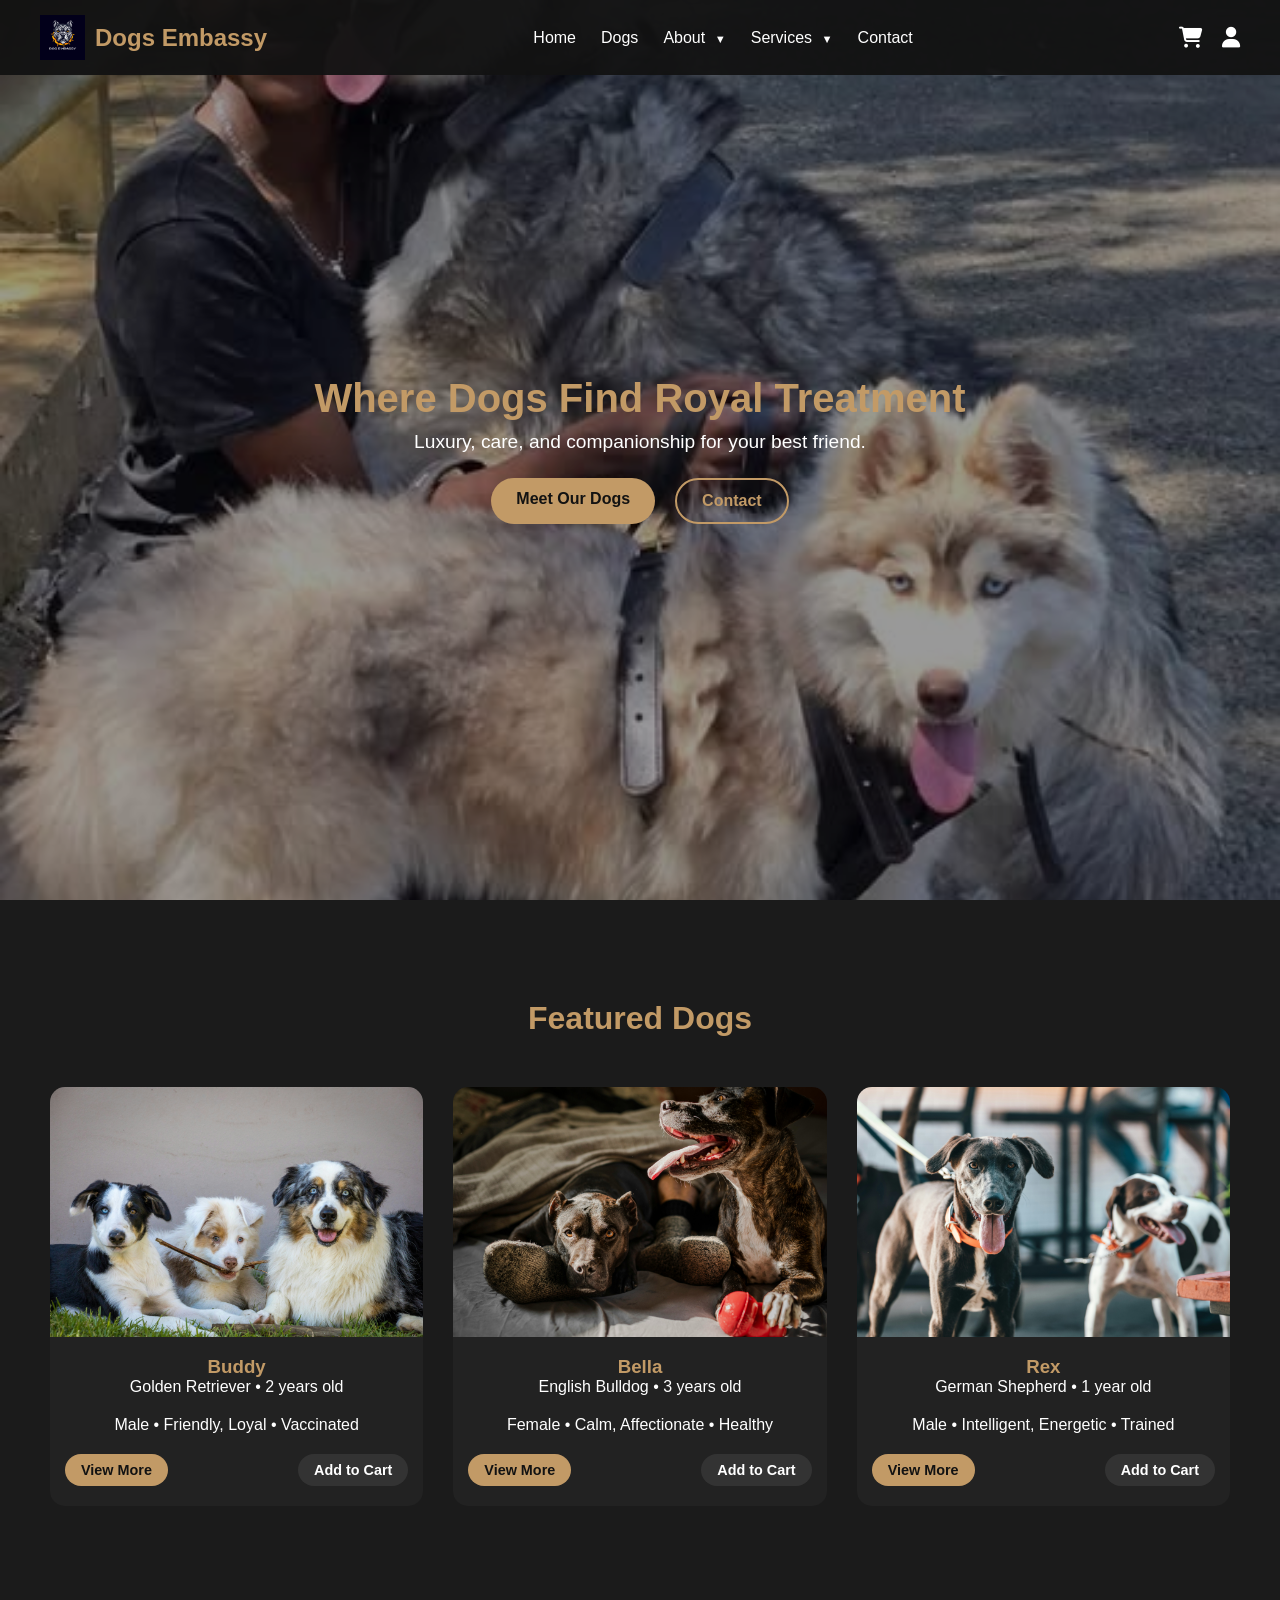
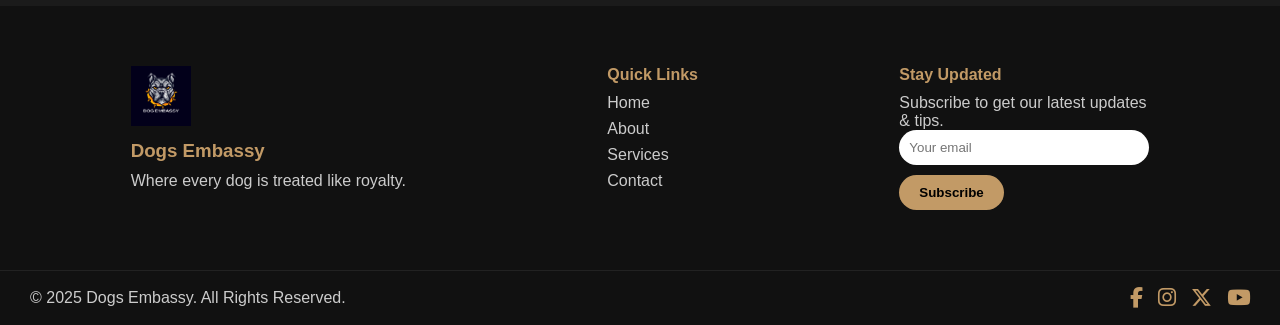
<file: index.html>
<!DOCTYPE html>
<html lang="en">
<head>
  <meta charset="UTF-8" />
  <meta name="viewport" content="width=device-width, initial-scale=1.0" />
  <title>Dogs Embassy | Where Dogs Find Royal Treatment</title>
  <link rel="stylesheet" href="https://cdnjs.cloudflare.com/ajax/libs/font-awesome/6.5.0/css/all.min.css"/>

  <link rel="stylesheet" href="css/style.css" />
  <script defer src="js/script.js"></script>
</head>
<body>
  <!-- ===== NAVBAR ===== -->
  <header class="navbar">
    <div class="logo">
      <img src="assets/images/logo.png" alt="Dogs Embassy Logo" />
      <h1>Dogs Embassy</h1>
    </div>
    <nav class="nav-links" id="navLinks">
      <a href="index.html">Home</a>
      <a href="dogs.html">Dogs</a>

      <div class="dropdown">
        <a href="about.html">About <span>▼</span></a>
        <div class="dropdown-content">
          <a href="#">Our Story</a>
          <a href="#">Our Team</a>
          <a href="#">Facility Tour</a>
        </div>
      </div>

      <div class="dropdown">
        <a href="services.html">Services <span>▼</span></a>
        <div class="dropdown-content">
          <a href="#">Boarding</a>
          <a href="#">Training</a>
          <a href="#">Grooming</a>
        </div>
      </div>

      <a href="contact.html">Contact</a>
    </nav>

    <div class="nav-icons">
  <a href="shop.html" class="icon"><i class="fa-solid fa-cart-shopping"></i></a>

  <div class="dropdown user-dropdown">
    <a href="#" class="icon"><i class="fa-solid fa-user"></i></a>
    <div class="dropdown-content right">
      <a href="#">Profile</a>
      <a href="#">Orders</a>
      <a href="#">Logout</a>
    </div>
  </div>
</div>


    <div class="menu-toggle" id="menuToggle">
      <span></span><span></span><span></span>
    </div>
  </header>

  <!-- ===== HERO SECTION (CAROUSEL) ===== -->
  <section class="hero">
    <div class="carousel">
      <div class="slide active" style="background-image: url('assets/images/dog1.jpg')"></div>
      <div class="slide" style="background-image: url('assets/images/dog2.jpg')"></div>
      <div class="slide" style="background-image: url('assets/images/dog3.jpg')"></div>
    </div>
    <div class="hero-content">
      <h2>Where Dogs Find Royal Treatment</h2>
      <p>Luxury, care, and companionship for your best friend.</p>
      <div class="hero-buttons">
        <a href="#" class="btn">Meet Our Dogs</a>
        <a href="#" class="btn btn-outline">Contact</a>
      </div>
    </div>
  </section>

 <!-- ===== FEATURED DOGS ===== -->
<section class="featured">
  <h2>Featured Dogs</h2>
  <div class="dog-grid">
    
    <div class="dog-card">
      <img src="assets/images/1.jpg" alt="Golden Retriever" />
      <h3>Buddy</h3>
      <p>Golden Retriever • 2 years old</p>
      <p>Male • Friendly, Loyal • Vaccinated</p>
      <div class="card-buttons">
        <a href="dog_details.html" class="btn small">View More</a>
        <a href="#" class="btn small add">Add to Cart</a>
      </div>
    </div>

    <div class="dog-card">
      <img src="assets/images/2.jpg" alt="Bulldog" />
      <h3>Bella</h3>
      <p>English Bulldog • 3 years old</p>
      <p>Female • Calm, Affectionate • Healthy</p>
      <div class="card-buttons">
        <a href="dog_details.html" class="btn small">View More</a>
        <a href="#" class="btn small add">Add to Cart</a>
      </div>
    </div>

    <div class="dog-card">
      <img src="assets/images/3.jpg" alt="German Shepherd" />
      <h3>Rex</h3>
      <p>German Shepherd • 1 year old</p>
      <p>Male • Intelligent, Energetic • Trained</p>
      <div class="card-buttons">
        <a href="shop_details.html" class="btn small">View More</a>
        <a href="#" class="btn small add">Add to Cart</a>
      </div>
    </div>

  </div>
</section>


  <!-- ===== FOOTER ===== -->
  <footer class="footer">
    <div class="footer-upper">
      <div class="footer-logo">
        <img src="assets/images/logo.png" alt="Logo">
        <h3>Dogs Embassy</h3>
        <p>Where every dog is treated like royalty.</p>
      </div>
      <div class="footer-links">
        <h4>Quick Links</h4>
        <a href="#">Home</a>
        <a href="#">About</a>
        <a href="#">Services</a>
        <a href="#">Contact</a>
      </div>
      <div class="newsletter">
        <h4>Stay Updated</h4>
        <p>Subscribe to get our latest updates & tips.</p>
        <form>
          <input type="email" placeholder="Your email" required>
          <button type="submit">Subscribe</button>
        </form>
      </div>
    </div>

    <div class="footer-lower">
  <p>&copy; 2025 Dogs Embassy. All Rights Reserved.</p>
  <div class="socials">
    <a href="#" aria-label="Facebook"><i class="fab fa-facebook-f"></i></a>
    <a href="#" aria-label="Instagram"><i class="fab fa-instagram"></i></a>
    <a href="#" aria-label="Twitter"><i class="fab fa-x-twitter"></i></a>
    <a href="#" aria-label="YouTube"><i class="fab fa-youtube"></i></a>
  </div>
</div>

  </footer>
</body>
</html>
</file>
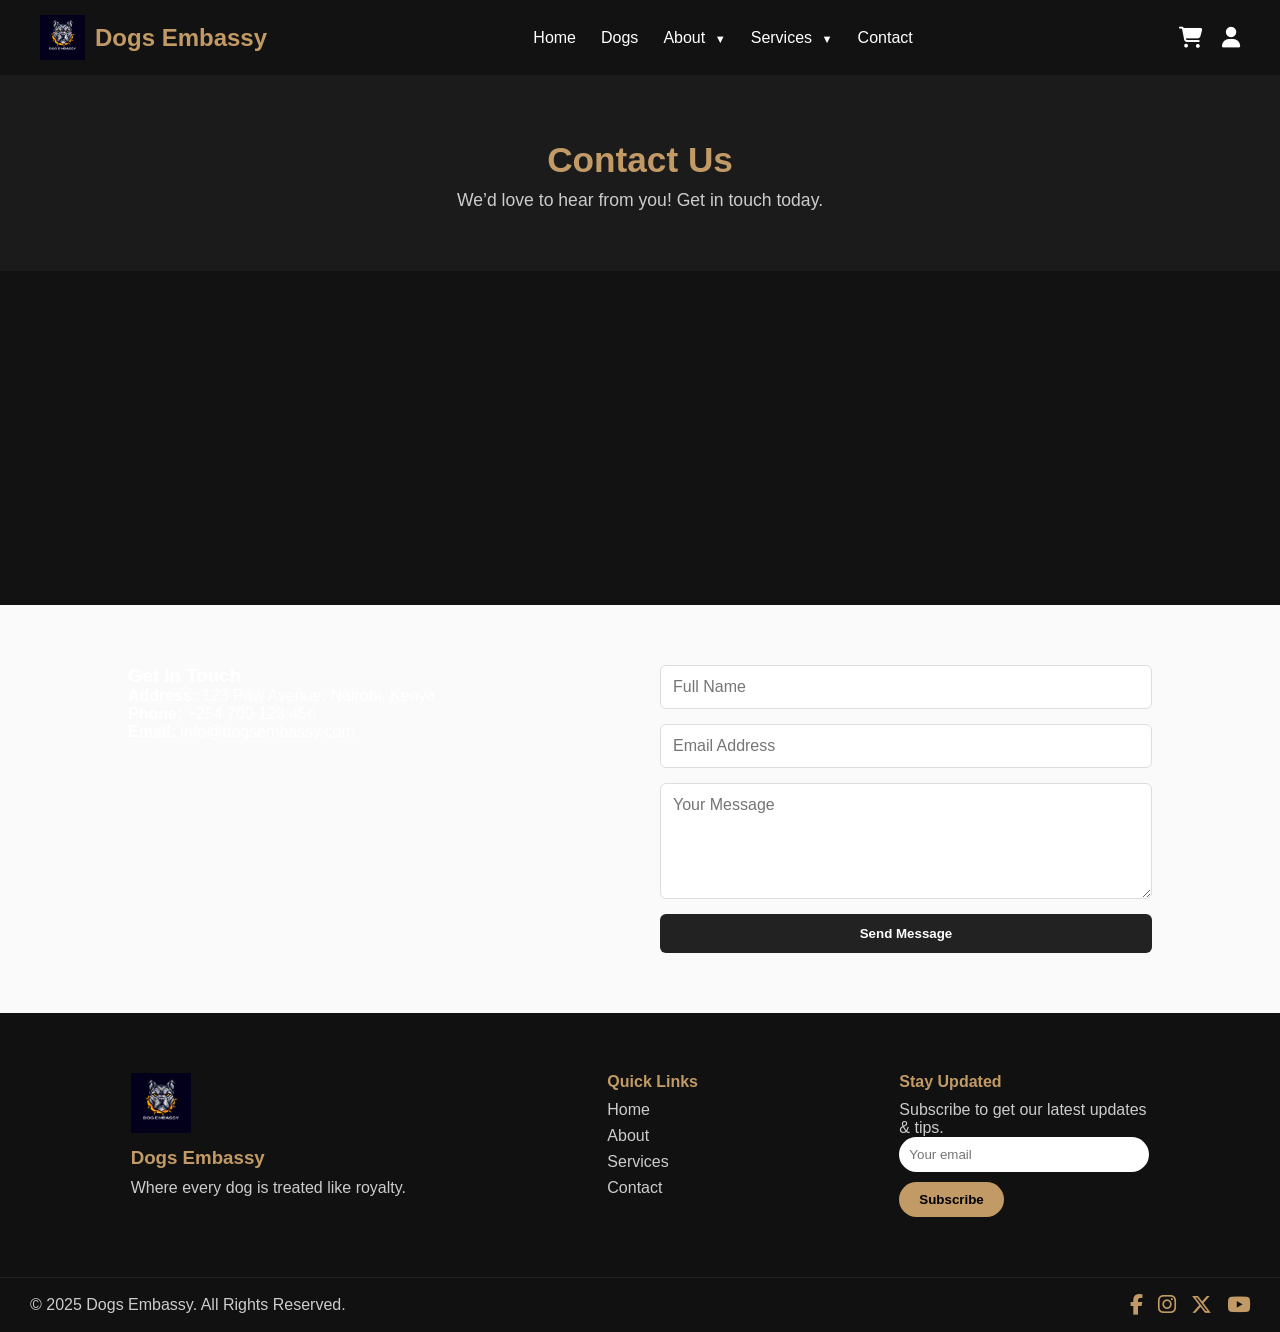
<file: contact.html>
<!DOCTYPE html>
<html lang="en">
<head>
  <meta charset="UTF-8" />
  <meta name="viewport" content="width=device-width, initial-scale=1.0" />
  <title>Dogs Embassy | Where Dogs Find Royal Treatment</title>
  <link rel="stylesheet" href="https://cdnjs.cloudflare.com/ajax/libs/font-awesome/6.5.0/css/all.min.css"/>

  <link rel="stylesheet" href="css/style.css" />
  <script defer src="js/script.js"></script>
</head>
<body>
  <!-- ===== NAVBAR ===== -->
  <header class="navbar">
    <div class="logo">
      <img src="assets/images/logo.png" alt="Dogs Embassy Logo" />
      <h1>Dogs Embassy</h1>
    </div>
    <nav class="nav-links" id="navLinks">
      <a href="index.html">Home</a>
      <a href="dogs.html">Dogs</a>

      <div class="dropdown">
        <a href="about.html">About <span>▼</span></a>
        <div class="dropdown-content">
          <a href="#">Our Story</a>
          <a href="#">Our Team</a>
          <a href="#">Facility Tour</a>
        </div>
      </div>

      <div class="dropdown">
        <a href="services.html">Services <span>▼</span></a>
        <div class="dropdown-content">
          <a href="#">Boarding</a>
          <a href="#">Training</a>
          <a href="#">Grooming</a>
        </div>
      </div>

      <a href="contact.html">Contact</a>
    </nav>

    <div class="nav-icons">
  <a href="shop.html" class="icon"><i class="fa-solid fa-cart-shopping"></i></a>

  <div class="dropdown user-dropdown">
    <a href="#" class="icon"><i class="fa-solid fa-user"></i></a>
    <div class="dropdown-content right">
      <a href="#">Profile</a>
      <a href="#">Orders</a>
      <a href="#">Logout</a>
    </div>
  </div>
</div>


    <div class="menu-toggle" id="menuToggle">
      <span></span><span></span><span></span>
    </div>
  </header>

  <section class="page-hero">
    <h2>Contact Us</h2>
    <p>We’d love to hear from you! Get in touch today.</p>
  </section>

    <section class="map">
    <iframe
  src="https://maps.google.com/maps?width=600&height=400&hl=en&q=Dogs%20Embassy&t=h&z=14&ie=UTF8&iwloc=B&output=embed"
  width="100%"
  height="300"
  style="border:0;"
  allowfullscreen=""
  loading="lazy">
</iframe>
  </section>

  <section class="contact-section">
  <div class="contact-container">
    <div class="contact-info">
      <h3>Get In Touch</h3>
      <p><strong>Address:</strong> 123 Paw Avenue, Nairobi, Kenya</p>
      <p><strong>Phone:</strong> +254 700 123 456</p>
      <p><strong>Email:</strong> info@dogsembassy.com</p>
    </div>

    <form class="contact-form">
      <input type="text" placeholder="Full Name" required>
      <input type="email" placeholder="Email Address" required>
      <textarea rows="5" placeholder="Your Message" required></textarea>
      <button type="submit">Send Message</button>
    </form>
  </div>
  </section>




  <!-- FOOTER -->
   <!-- ===== FOOTER ===== -->
  <footer class="footer">
    <div class="footer-upper">
      <div class="footer-logo">
        <img src="assets/images/logo.png" alt="Logo">
        <h3>Dogs Embassy</h3>
        <p>Where every dog is treated like royalty.</p>
      </div>
      <div class="footer-links">
        <h4>Quick Links</h4>
        <a href="#">Home</a>
        <a href="#">About</a>
        <a href="#">Services</a>
        <a href="#">Contact</a>
      </div>
      <div class="newsletter">
        <h4>Stay Updated</h4>
        <p>Subscribe to get our latest updates & tips.</p>
        <form>
          <input type="email" placeholder="Your email" required>
          <button type="submit">Subscribe</button>
        </form>
      </div>
    </div>

    <div class="footer-lower">
  <p>&copy; 2025 Dogs Embassy. All Rights Reserved.</p>
  <div class="socials">
    <a href="#" aria-label="Facebook"><i class="fab fa-facebook-f"></i></a>
    <a href="#" aria-label="Instagram"><i class="fab fa-instagram"></i></a>
    <a href="#" aria-label="Twitter"><i class="fab fa-x-twitter"></i></a>
    <a href="#" aria-label="YouTube"><i class="fab fa-youtube"></i></a>
  </div>
</div>

  </footer>
</body>
</html>
</file>
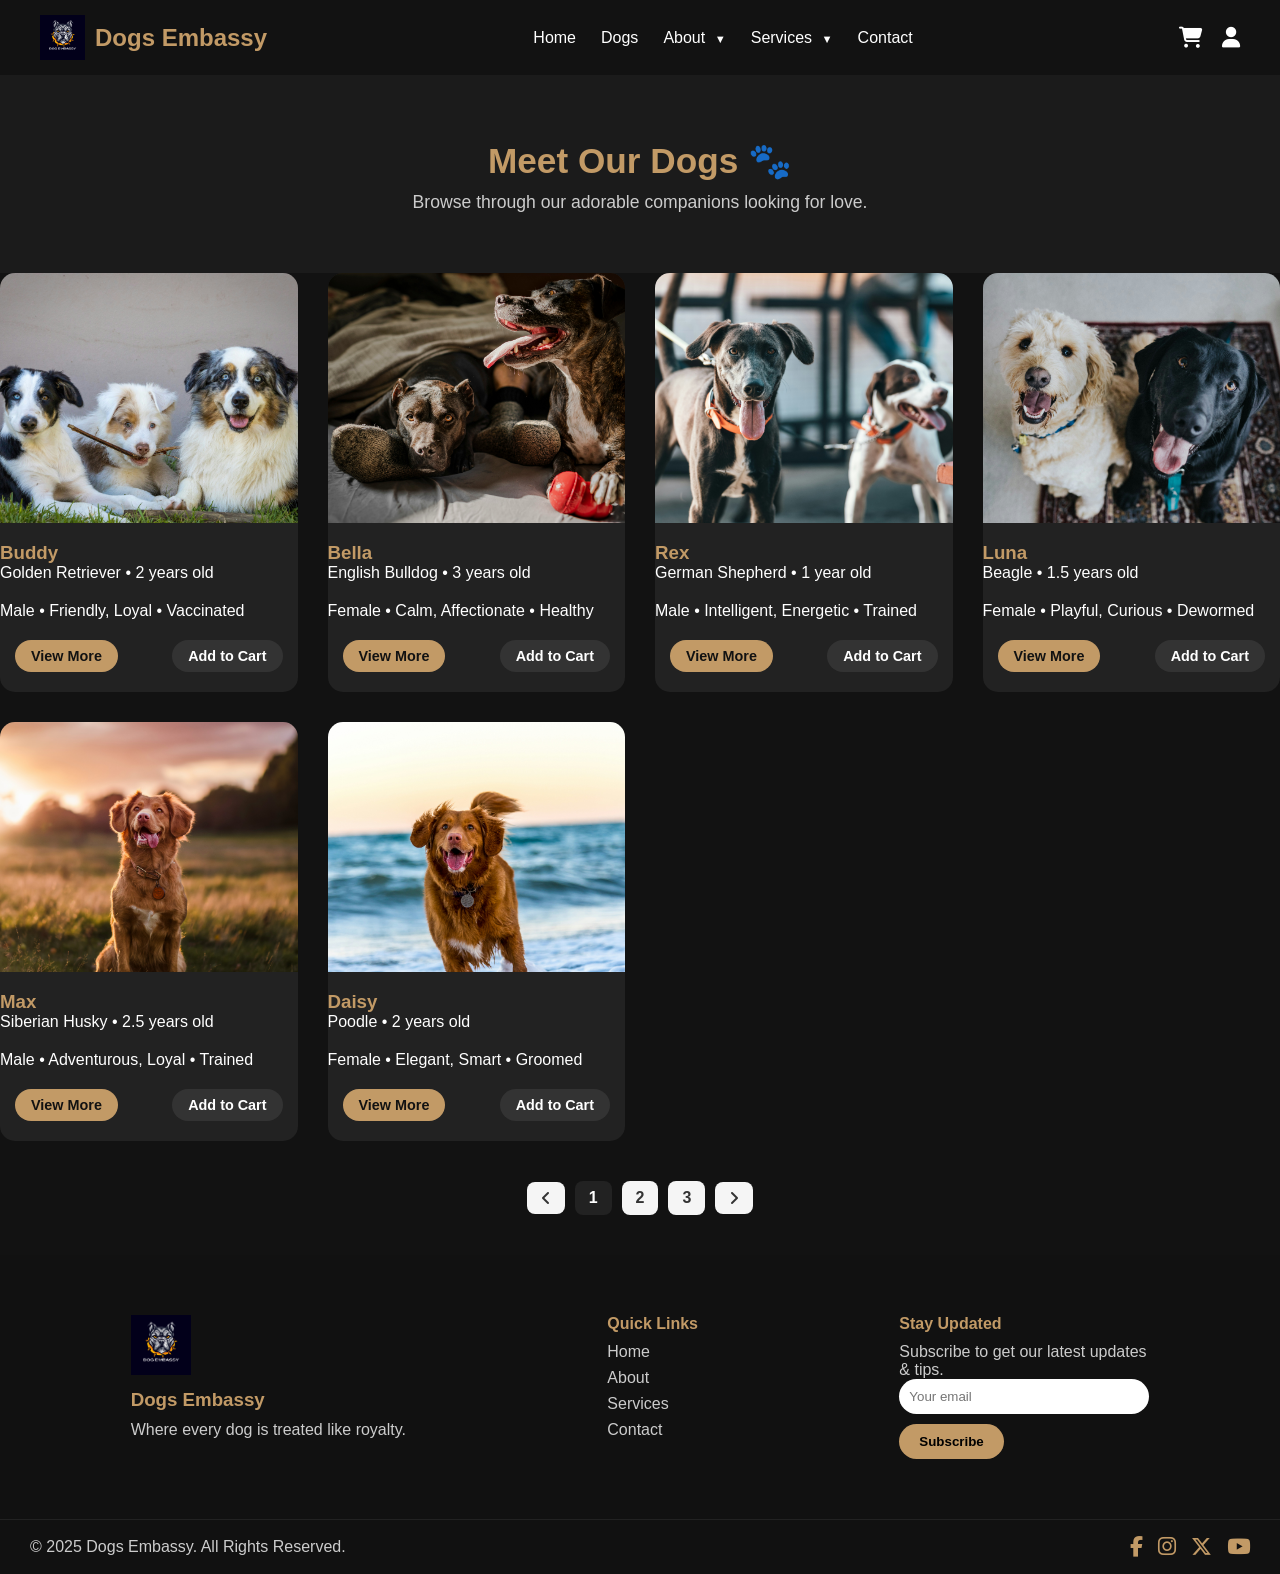
<file: dogs.html>
<!DOCTYPE html>
<html lang="en">
<head>
  <meta charset="UTF-8" />
  <meta name="viewport" content="width=device-width, initial-scale=1.0" />
  <title>Dogs Embassy | Where Dogs Find Royal Treatment</title>
  <link rel="stylesheet" href="https://cdnjs.cloudflare.com/ajax/libs/font-awesome/6.5.0/css/all.min.css"/>

  <link rel="stylesheet" href="css/style.css" />
  <script defer src="js/script.js"></script>
</head>
<body>
  <!-- ===== NAVBAR ===== -->
  <header class="navbar">
    <div class="logo">
      <img src="assets/images/logo.png" alt="Dogs Embassy Logo" />
      <h1>Dogs Embassy</h1>
    </div>
    <nav class="nav-links" id="navLinks">
      <a href="index.html">Home</a>
      <a href="dogs.html">Dogs</a>

      <div class="dropdown">
        <a href="about.html">About <span>▼</span></a>
        <div class="dropdown-content">
          <a href="#">Our Story</a>
          <a href="#">Our Team</a>
          <a href="#">Facility Tour</a>
        </div>
      </div>

      <div class="dropdown">
        <a href="services.html">Services <span>▼</span></a>
        <div class="dropdown-content">
          <a href="#">Boarding</a>
          <a href="#">Training</a>
          <a href="#">Grooming</a>
        </div>
      </div>

      <a href="contact.html">Contact</a>
    </nav>

    <div class="nav-icons">
  <a href="shop.html" class="icon"><i class="fa-solid fa-cart-shopping"></i></a>

  <div class="dropdown user-dropdown">
    <a href="#" class="icon"><i class="fa-solid fa-user"></i></a>
    <div class="dropdown-content right">
      <a href="#">Profile</a>
      <a href="#">Orders</a>
      <a href="#">Logout</a>
    </div>
  </div>
</div>


    <div class="menu-toggle" id="menuToggle">
      <span></span><span></span><span></span>
    </div>
  </header>

  <!-- ===== DOGS SECTION ===== -->
  <section class="page-hero">
    <h2>Meet Our Dogs 🐾</h2>
    <p>Browse through our adorable companions looking for love.</p>
  </section>

  <section class="dog-list">
  <div class="dog-grid">

    <div class="dog-card">
      <img src="assets/images/1.jpg" alt="Golden Retriever">
      <h3>Buddy</h3>
      <p>Golden Retriever • 2 years old</p>
      <p>Male • Friendly, Loyal • Vaccinated</p>
      <div class="card-buttons">
        <a href="shop_details.html" class="btn small">View More</a>
        <a href="#" class="btn small add">Add to Cart</a>
      </div>
    </div>

    <div class="dog-card">
      <img src="assets/images/2.jpg" alt="Bulldog">
      <h3>Bella</h3>
      <p>English Bulldog • 3 years old</p>
      <p>Female • Calm, Affectionate • Healthy</p>
      <div class="card-buttons">
        <a href="shop_details.html" class="btn small">View More</a>
        <a href="#" class="btn small add">Add to Cart</a>
      </div>
    </div>

    <div class="dog-card">
      <img src="assets/images/3.jpg" alt="German Shepherd">
      <h3>Rex</h3>
      <p>German Shepherd • 1 year old</p>
      <p>Male • Intelligent, Energetic • Trained</p>
      <div class="card-buttons">
        <a href="shop_details.html" class="btn small">View More</a>
        <a href="#" class="btn small add">Add to Cart</a>
      </div>
    </div>

    <div class="dog-card">
      <img src="assets/images/4.jpg" alt="Beagle">
      <h3>Luna</h3>
      <p>Beagle • 1.5 years old</p>
      <p>Female • Playful, Curious • Dewormed</p>
      <div class="card-buttons">
        <a href="shop_details.html" class="btn small">View More</a>
        <a href="#" class="btn small add">Add to Cart</a>
      </div>
    </div>

    <div class="dog-card">
      <img src="assets/images/5.jpg" alt="Husky">
      <h3>Max</h3>
      <p>Siberian Husky • 2.5 years old</p>
      <p>Male • Adventurous, Loyal • Trained</p>
      <div class="card-buttons">
        <a href="shop_details.html" class="btn small">View More</a>
        <a href="#" class="btn small add">Add to Cart</a>
      </div>
    </div>

    <div class="dog-card">
      <img src="assets/images/6.jpg" alt="Poodle">
      <h3>Daisy</h3>
      <p>Poodle • 2 years old</p>
      <p>Female • Elegant, Smart • Groomed</p>
      <div class="card-buttons">
        <a href="shop_details.html" class="btn small">View More</a>
        <a href="#" class="btn small add">Add to Cart</a>
      </div>
    </div>

  </div>

  <div class="pagination">
    <a href="#" class="page-btn prev"><i class="fa-solid fa-angle-left"></i></a>
    <a href="#" class="page-btn active">1</a>
    <a href="#" class="page-btn">2</a>
    <a href="#" class="page-btn">3</a>
    <a href="#" class="page-btn next"><i class="fa-solid fa-angle-right"></i></a>
  </div>
</section>


  <!-- FOOTER (same as above) -->
   <!-- ===== FOOTER ===== -->
  <footer class="footer">
    <div class="footer-upper">
      <div class="footer-logo">
        <img src="assets/images/logo.png" alt="Logo">
        <h3>Dogs Embassy</h3>
        <p>Where every dog is treated like royalty.</p>
      </div>
      <div class="footer-links">
        <h4>Quick Links</h4>
        <a href="#">Home</a>
        <a href="#">About</a>
        <a href="#">Services</a>
        <a href="#">Contact</a>
      </div>
      <div class="newsletter">
        <h4>Stay Updated</h4>
        <p>Subscribe to get our latest updates & tips.</p>
        <form>
          <input type="email" placeholder="Your email" required>
          <button type="submit">Subscribe</button>
        </form>
      </div>
    </div>

    <div class="footer-lower">
  <p>&copy; 2025 Dogs Embassy. All Rights Reserved.</p>
  <div class="socials">
    <a href="#" aria-label="Facebook"><i class="fab fa-facebook-f"></i></a>
    <a href="#" aria-label="Instagram"><i class="fab fa-instagram"></i></a>
    <a href="#" aria-label="Twitter"><i class="fab fa-x-twitter"></i></a>
    <a href="#" aria-label="YouTube"><i class="fab fa-youtube"></i></a>
  </div>
</div>

  </footer>
</body>
</html>
</file>
<file: css/style.css>
/* ===== GLOBAL ===== */
* {
  margin: 0;
  padding: 0;
  box-sizing: border-box;
  font-family: 'Poppins', sans-serif;
}
body {
  background-color: #121212;
  color: #fff;
  overflow-x: hidden;
}

/* ===== NAVBAR ===== */
.navbar {
  position: fixed;
  top: 0;
  width: 100%;
  padding: 15px 40px;
  background: rgba(18,18,18,0.95);
  display: flex;
  justify-content: space-between;
  align-items: center;
  z-index: 1000;
}

.logo {
  display: flex;
  align-items: center;
  gap: 10px;
}
.logo img { width: 45px; height: 45px; }
.logo h1 { color: #c29a66; font-size: 1.5em; }

.nav-links {
  display: flex;
  align-items: center;
  gap: 25px;
}
.nav-links a {
  color: #fff;
  text-decoration: none;
  font-weight: 500;
  transition: color .3s;
}
.nav-links a:hover { color: #c29a66; }

/* Dropdown */
.dropdown {
  position: relative;
}
.dropdown span {
  font-size: .7em;
  margin-left: 5px;
}
.dropdown-content {
  position: absolute;
  top: 40px;
  background: #1b1b1b;
  border-radius: 10px;
  min-width: 160px;
  display: none;
  flex-direction: column;
  padding: 10px 0;
}
.dropdown-content a {
  color: #fff;
  padding: 8px 15px;
  display: block;
  transition: background .3s;
}
.dropdown-content a:hover {
  background: #c29a66;
  color: #121212;
}
.dropdown:hover .dropdown-content {
  display: flex;
}
.dropdown-content.right {
  right: 0;
}

/* Navbar icons (Font Awesome) */
.nav-icons {
  display: flex;
  align-items: center;
  gap: 20px;
}

.nav-icons .icon {
  color: #fff;
  font-size: 1.3em;
  cursor: pointer;
  transition: color 0.3s ease;
}

.nav-icons .icon:hover {
  color: #c29a66;
}

/* User dropdown alignment fix */
.user-dropdown {
  position: relative;
}

.user-dropdown .dropdown-content.right {
  right: 0;
  top: 35px;
}

/* Hamburger */
.menu-toggle {
  display: none;
  flex-direction: column;
  cursor: pointer;
  gap: 5px;
}
.menu-toggle span {
  width: 25px;
  height: 3px;
  background: #fff;
  border-radius: 3px;
}

/* ===== HERO ===== */
.hero {
  height: 100vh;
  position: relative;
  overflow: hidden;
}
.carousel {
  position: absolute;
  width: 100%;
  height: 100%;
}
.slide {
  position: absolute;
  width: 100%;
  height: 100%;
  background-size: cover;
  background-position: center;
  opacity: 0;
  transition: opacity 1s ease-in-out;
}
.slide.active { opacity: 1; }

.hero-content {
  position: relative;
  z-index: 2;
  height: 100%;
  display: flex;
  flex-direction: column;
  justify-content: center;
  align-items: center;
  text-align: center;
  background: rgba(0,0,0,0.4);
  padding: 0 20px;
}
.hero h2 { color: #c29a66; font-size: 2.5em; margin-bottom: 10px; }
.hero p { font-size: 1.2em; margin-bottom: 25px; }
.hero-buttons { display: flex; gap: 20px; }
.btn {
  background: #c29a66;
  color: #121212;
  padding: 12px 25px;
  border-radius: 25px;
  text-decoration: none;
  font-weight: 600;
  transition: 0.3s;
}
.btn:hover { background: #e1b97a; }
.btn-outline {
  border: 2px solid #c29a66;
  background: transparent;
  color: #c29a66;
}
.btn-outline:hover {
  background: #c29a66;
  color: #121212;
}

/* ===== FEATURED ===== */
.featured {
  text-align: center;
  padding: 100px 50px;
  background: #1b1b1b;
}
.featured h2 {
  color: #c29a66;
  margin-bottom: 50px;
  font-size: 2em;
}
.dog-grid {
  display: grid;
  grid-template-columns: repeat(auto-fit, minmax(250px, 1fr));
  gap: 30px;
}
.dog-card {
  background: #222;
  border-radius: 15px;
  overflow: hidden;
  transition: transform .3s;
}
.dog-card:hover { transform: translateY(-5px); }
.dog-card img {
  width: 100%;
  height: 250px;
  object-fit: cover;
}
.dog-card h3 {
  color: #c29a66;
  margin-top: 15px;
}
.dog-card p { padding-bottom: 20px; }
.card-buttons {
  display: flex;
  justify-content: space-between;
  padding: 0 15px 20px;
}

.btn.small {
  padding: 8px 16px;
  border-radius: 20px;
  font-size: 0.9em;
  background: #c29a66;
  color: #121212;
  text-decoration: none;
  transition: background 0.3s;
}

.btn.small:hover {
  background: #e1b97a;
}

.btn.small.add {
  background: #333;
  color: #fff;
}

.btn.small.add:hover {
  background: #555;
}

/* ===== FOOTER ===== */
.footer {
  background: #111;
  color: #ccc;
}
.footer-upper {
  display: flex;
  flex-wrap: wrap;
  justify-content: space-around;
  padding: 60px 30px;
  border-bottom: 1px solid #222;
}
.footer-logo img {
  width: 60px;
}
.footer-logo h3 {
  color: #c29a66;
  margin: 10px 0;
}
.footer-links, .newsletter {
  max-width: 250px;
}
.footer-links h4, .newsletter h4 {
  color: #c29a66;
  margin-bottom: 10px;
}
.footer-links a {
  display: block;
  color: #ccc;
  margin-bottom: 8px;
  text-decoration: none;
  transition: color .3s;
}
.footer-links a:hover {
  color: #fff;
}
.newsletter input {
  padding: 10px;
  border-radius: 20px;
  border: none;
  width: 100%;
  margin-bottom: 10px;
}
.newsletter button {
  background: #c29a66;
  border: none;
  padding: 10px 20px;
  border-radius: 20px;
  cursor: pointer;
  font-weight: bold;
}
.footer-lower {
  display: flex;
  justify-content: space-between;
  align-items: center;
  padding: 15px 30px;
  flex-wrap: wrap;
}
.socials {
  display: flex;
  align-items: center;
  gap: 15px;
}

.socials a {
  color: #c29a66;
  font-size: 1.3em;
  transition: color 0.3s ease, transform 0.3s ease;
}

.socials a:hover {
  color: #fff;
  transform: translateY(-3px);
}
@media (max-width: 768px) {
  .footer-lower {
    flex-direction: column;
    text-align: center;
    gap: 10px;
  }
  .socials {
    justify-content: center;
  }
}


/* PAGINATION */
.pagination {
  display: flex;
  justify-content: center;
  align-items: center;
  margin: 40px 0;
  gap: 10px;
}

.page-btn {
  display: inline-flex;
  align-items: center;
  justify-content: center;
  padding: 8px 14px;
  background-color: #f5f5f5;
  border-radius: 8px;
  font-weight: 600;
  color: #333;
  transition: all 0.3s ease;
  text-decoration: none;
}

.page-btn:hover,
.page-btn.active {
  background-color: #222;
  color: #fff;
}

/* ===== ABOUT PAGE ===== */
.page-hero {
  text-align: center;
  padding: 140px 20px 60px;
  background: #1b1b1b;
}
.page-hero h2 {
  color: #c29a66;
  font-size: 2.2em;
  margin-bottom: 10px;
}
.page-hero p {
  color: #ccc;
  font-size: 1.1em;
}

.about-section {
  padding: 80px 50px;
  text-align: center;
  background: #121212;
  border-bottom: 1px solid #222;
}
.about-section h3 {
  color: #c29a66;
  margin-bottom: 20px;
  font-size: 1.8em;
}
.about-section p {
  max-width: 800px;
  margin: 0 auto;
  line-height: 1.6;
  color: #ddd;
  font-size: 1.05em;
}

/* TEAM GRID */
.team-grid {
  margin-top: 40px;
  display: grid;
  grid-template-columns: repeat(auto-fit, minmax(250px, 1fr));
  gap: 30px;
  justify-items: center;
}
.team-card {
  background: #1b1b1b;
  border-radius: 15px;
  padding: 20px;
  text-align: center;
  transition: transform 0.3s;
}
.team-card:hover {
  transform: translateY(-5px);
}
.team-card img {
  width: 100%;
  height: 280px;
  object-fit: cover;
  border-radius: 12px;
  margin-bottom: 15px;
}
.team-card h4 {
  color: #c29a66;
  font-size: 1.1em;
}

.facility-img {
  width: 90%;
  max-width: 900px;
  margin-top: 25px;
  border-radius: 15px;
  box-shadow: 0 0 20px rgba(0,0,0,0.4);
}

/* ===== CONTACT PAGE ===== */
/* CONTACT SECTION */
.contact-section {
  padding: 60px 10%;
  background-color: #fafafa;
}

.contact-container {
  display: flex;
  flex-wrap: wrap;
  gap: 40px;
  justify-content: space-between;
}

.contact-info {
  flex: 1;
  min-width: 280px;
}

.contact-form {
  flex: 1;
  min-width: 300px;
  display: flex;
  flex-direction: column;
  gap: 15px;
}

.contact-form input,
.contact-form textarea {
  width: 100%;
  padding: 12px;
  border: 1px solid #ddd;
  border-radius: 6px;
  font-size: 1rem;
}

.contact-form button {
  background-color: #222;
  color: #fff;
  border: none;
  padding: 12px;
  border-radius: 6px;
  font-weight: bold;
  cursor: pointer;
  transition: 0.3s;
}

.contact-form button:hover {
  background-color: #444;
}


/* Map */
.map iframe {
  margin-top: 30px;
  border-radius: 10px;
}

/* ===== SERVICES ===== */
.services {
  display: grid;
  grid-template-columns: repeat(auto-fit, minmax(280px, 1fr));
  gap: 30px;
  padding: 80px 50px;
  background: #121212;
}
.service-card {
  background: #1b1b1b;
  border-radius: 15px;
  overflow: hidden;
  transition: transform 0.3s, box-shadow 0.3s;
  text-align: center;
}
.service-card:hover {
  transform: translateY(-5px);
  box-shadow: 0 0 15px rgba(0,0,0,0.4);
}
.service-card img {
  width: 100%;
  height: 250px;
  object-fit: cover;
}
.service-card h3 {
  color: #c29a66;
  margin: 15px 0 10px;
}
.service-card p {
  padding: 0 15px 25px;
  color: #ccc;
  line-height: 1.6;
}



/* Dog Details Page */
.dog-details {
  padding: 100px 20px;
  background-color: #f8f8f8;
}

.breadcrumb {
  font-size: 0.9em;
  margin-bottom: 30px;
  color: #777;
}

.breadcrumb a {
  color: #c29a66;
  text-decoration: none;
}

.details-wrapper {
  display: flex;
  flex-wrap: wrap;
  gap: 40px;
  justify-content: center;
  align-items: flex-start;
}

.image-container img {
  width: 100%;
  max-width: 600px;
  border-radius: 12px;
  box-shadow: 0 3px 10px rgba(0, 0, 0, 0.15);
}

.info-container {
  max-width: 500px;
}

.info-container h2 {
  font-size: 2em;
  color: #333;
}

.price {
  font-size: 1.4em;
  color: #c29a66;
  margin: 10px 0;
  font-weight: bold;
}

.breed-info {
  line-height: 1.6;
  color: #555;
}

.description {
  margin-top: 15px;
  line-height: 1.7;
  color: #666;
}

.add-to-cart {
  display: inline-block;
  margin-top: 20px;
  background: #c29a66;
  color: #fff;
  padding: 10px 25px;
  border-radius: 5px;
  text-decoration: none;
  transition: background 0.3s ease;
}

.add-to-cart:hover {
  background: #a87b45;
}

.btn.secondary {
  margin-left: 10px;
  background: #333;
  color: #fff;
  padding: 10px 25px;
  border-radius: 5px;
  text-decoration: none;
  transition: background 0.3s ease;
}

.btn.secondary:hover {
  background: #555;
}

.cart-page {
  padding: 100px 8% 60px;
  background-color: #fff;
  text-align: center;
}

.cart-page h1 {
  font-size: 2.5em;
  color: #222;
  margin-bottom: 10px;
}

.cart-page .subtitle {
  color: #555;
  margin-bottom: 40px;
}

.cart-container {
  display: grid;
  grid-template-columns: 2fr 1fr;
  gap: 30px;
  align-items: start;
}

.cart-items {
  display: flex;
  flex-direction: column;
  gap: 20px;
}

.cart-item {
  display: flex;
  align-items: center;
  background: #f8f8f8;
  padding: 15px;
  border-radius: 10px;
  box-shadow: 0 2px 4px rgba(0,0,0,0.1);
  justify-content: space-between;
}

.cart-item img {
  width: 100px;
  height: 100px;
  border-radius: 8px;
  object-fit: cover;
}

.item-info {
  flex: 1;
  margin-left: 15px;
  text-align: left;
}

.item-info h3 {
  color: #222;
  font-size: 1.2em;
}

.item-info p.price {
  font-weight: bold;
  color: #c29a66;
}

.quantity {
  display: flex;
  align-items: center;
  gap: 10px;
}

.quantity button {
  background: #c29a66;
  color: #fff;
  border: none;
  padding: 4px 10px;
  border-radius: 5px;
  cursor: pointer;
  transition: background 0.3s ease;
}

.quantity button:hover {
  background: #b68b58;
}

.remove {
  background: transparent;
  border: none;
  color: #b00;
  font-size: 1.2em;
  cursor: pointer;
}

.cart-summary {
  background: #cfb08b;
  padding: 25px;
  border-radius: 10px;
  box-shadow: 0 2px 4px rgba(0,0,0,0.1);
  text-align: left;
}

.cart-summary h2 {
  margin-bottom: 15px;
}

.cart-summary p {
  display: flex;
  justify-content: space-between;
  margin: 10px 0;
}

.cart-summary hr {
  border: 0;
  border-top: 1px solid #ddd;
  margin: 15px 0;
}

.cart-summary .total span {
  font-weight: bold;
  color: #58472f;
}

.checkout-btn {
  width: 100%;
  background: #c29a66;
  color: #fff;
  border: none;
  padding: 12px;
  border-radius: 8px;
  cursor: pointer;
  transition: background 0.3s ease;
}

.checkout-btn:hover {
  background: #b68b58;
}

.checkout-page {
  padding: 100px 8% 60px;
  background: #fff;
}

.checkout-page h1 {
  font-size: 2.5em;
  color: #222;
  text-align: center;
  margin-bottom: 10px;
}

.checkout-page .subtitle {
  text-align: center;
  color: #555;
  margin-bottom: 40px;
}

.checkout-container {
  display: grid;
  grid-template-columns: 2fr 1fr;
  gap: 40px;
  align-items: start;
}

.checkout-form {
  background: #f8f8f8;
  padding: 25px;
  border-radius: 12px;
  box-shadow: 0 2px 5px rgba(0,0,0,0.1);
}

.checkout-form h2 {
  margin: 20px 0 10px;
  color: #c29a66;
}

.form-group {
  display: flex;
  flex-direction: column;
  margin-bottom: 15px;
}

.form-group label {
  font-weight: 600;
  color: #333;
  margin-bottom: 5px;
}

.form-group input,
.form-group textarea {
  padding: 10px;
  border: 1px solid #ccc;
  border-radius: 8px;
  outline: none;
}

.payment-options {
  display: flex;
  flex-direction: column;
  gap: 8px;
  margin-bottom: 15px;
}

.payment-options label {
  font-weight: 500;
  color: #444;
}

.order-summary {
  background: #f8f8f8;
  padding: 25px;
  border-radius: 12px;
  box-shadow: 0 2px 5px rgba(0,0,0,0.1);
}

.order-summary h2 {
  margin-bottom: 15px;
  color: #222;
}

.summary-item {
  display: flex;
  align-items: center;
  justify-content: space-between;
  margin-bottom: 10px;
}

.summary-item img {
  width: 60px;
  height: 60px;
  border-radius: 8px;
  object-fit: cover;
  margin-right: 10px;
}

.order-summary p {
  display: flex;
  justify-content: space-between;
  margin: 10px 0;
}

.order-summary p span {
  font-weight: bold;
  color: #c29a66;
}

.order-summary hr {
  border: 0;
  border-top: 1px solid #ddd;
  margin: 15px 0;
}

.checkout-btn {
  width: 100%;
  background: #c29a66;
  color: #fff;
  border: none;
  padding: 14px;
  border-radius: 8px;
  font-size: 1em;
  cursor: pointer;
  transition: background 0.3s ease;
  margin-top: 10px;
}

.checkout-btn:hover {
  background: #b68b58;
}

@media (max-width: 900px) {
  .checkout-container {
    grid-template-columns: 1fr;
  }
}

@media (max-width: 900px) {
  .cart-container {
    grid-template-columns: 1fr;
  }
  .cart-item {
    flex-direction: column;
    text-align: center;
  }
  .item-info {
    margin-left: 0;
  }
}


@media (max-width: 768px) {
  .details-wrapper {
    flex-direction: column;
    align-items: center;
    text-align: center;
  }
}


/* ===== RESPONSIVE ===== */
@media (max-width: 768px) {
  .contact-section {
    flex-direction: column;
    padding: 60px 25px;
  }
  .services {
    padding: 60px 25px;
  }
  .about-section {
    padding: 60px 25px;
  }
  .pagination {
    margin: 30px 0;
  }
}

/* ===== RESPONSIVE ===== */
@media (max-width: 768px) {
  .menu-toggle { display: flex; }
  .nav-links {
    position: absolute;
    top: 70px;
    right: 0;
    background: #1b1b1b;
    flex-direction: column;
    width: 200px;
    text-align: right;
    padding: 20px;
    display: none;
  }
  .nav-links.active { display: flex; }
  .dropdown-content { position: static; display: none; }
  .dropdown:hover .dropdown-content { display: none; }
  .dropdown.open .dropdown-content { display: flex; }
}
</file>
